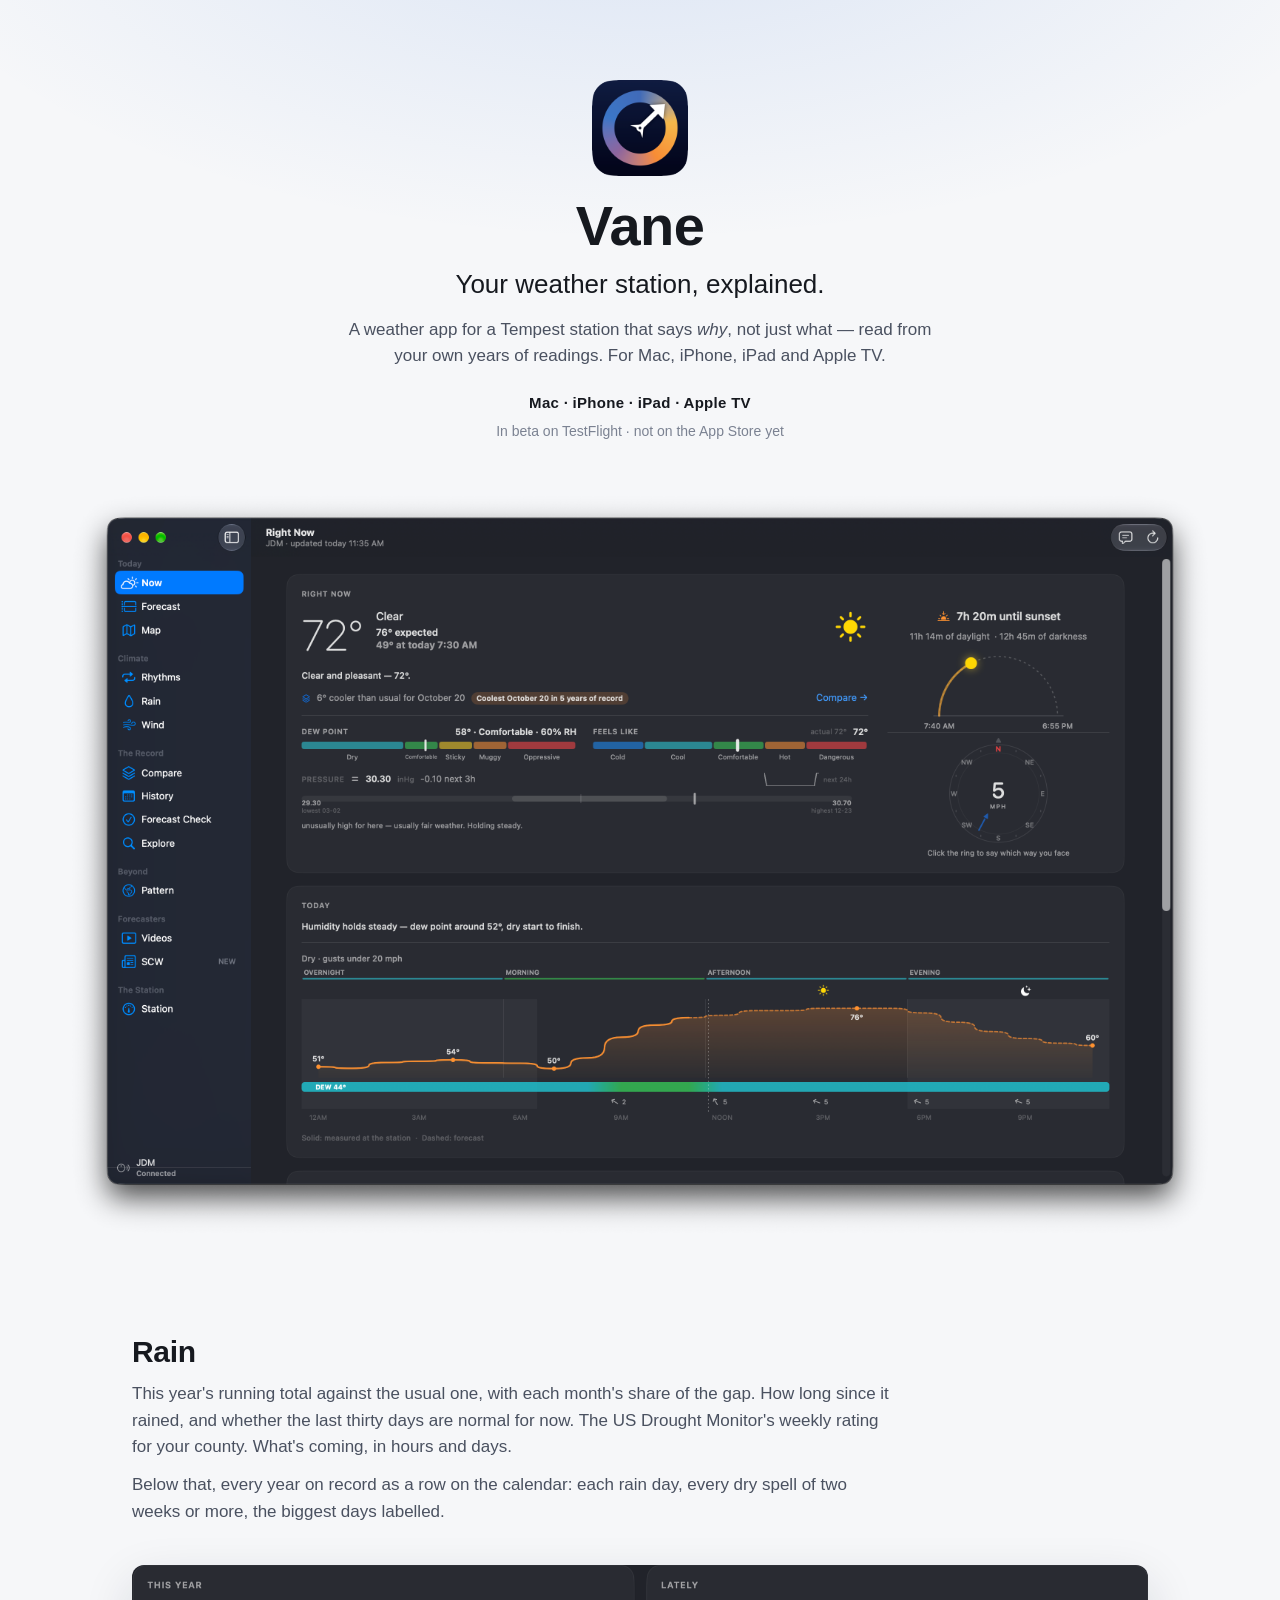
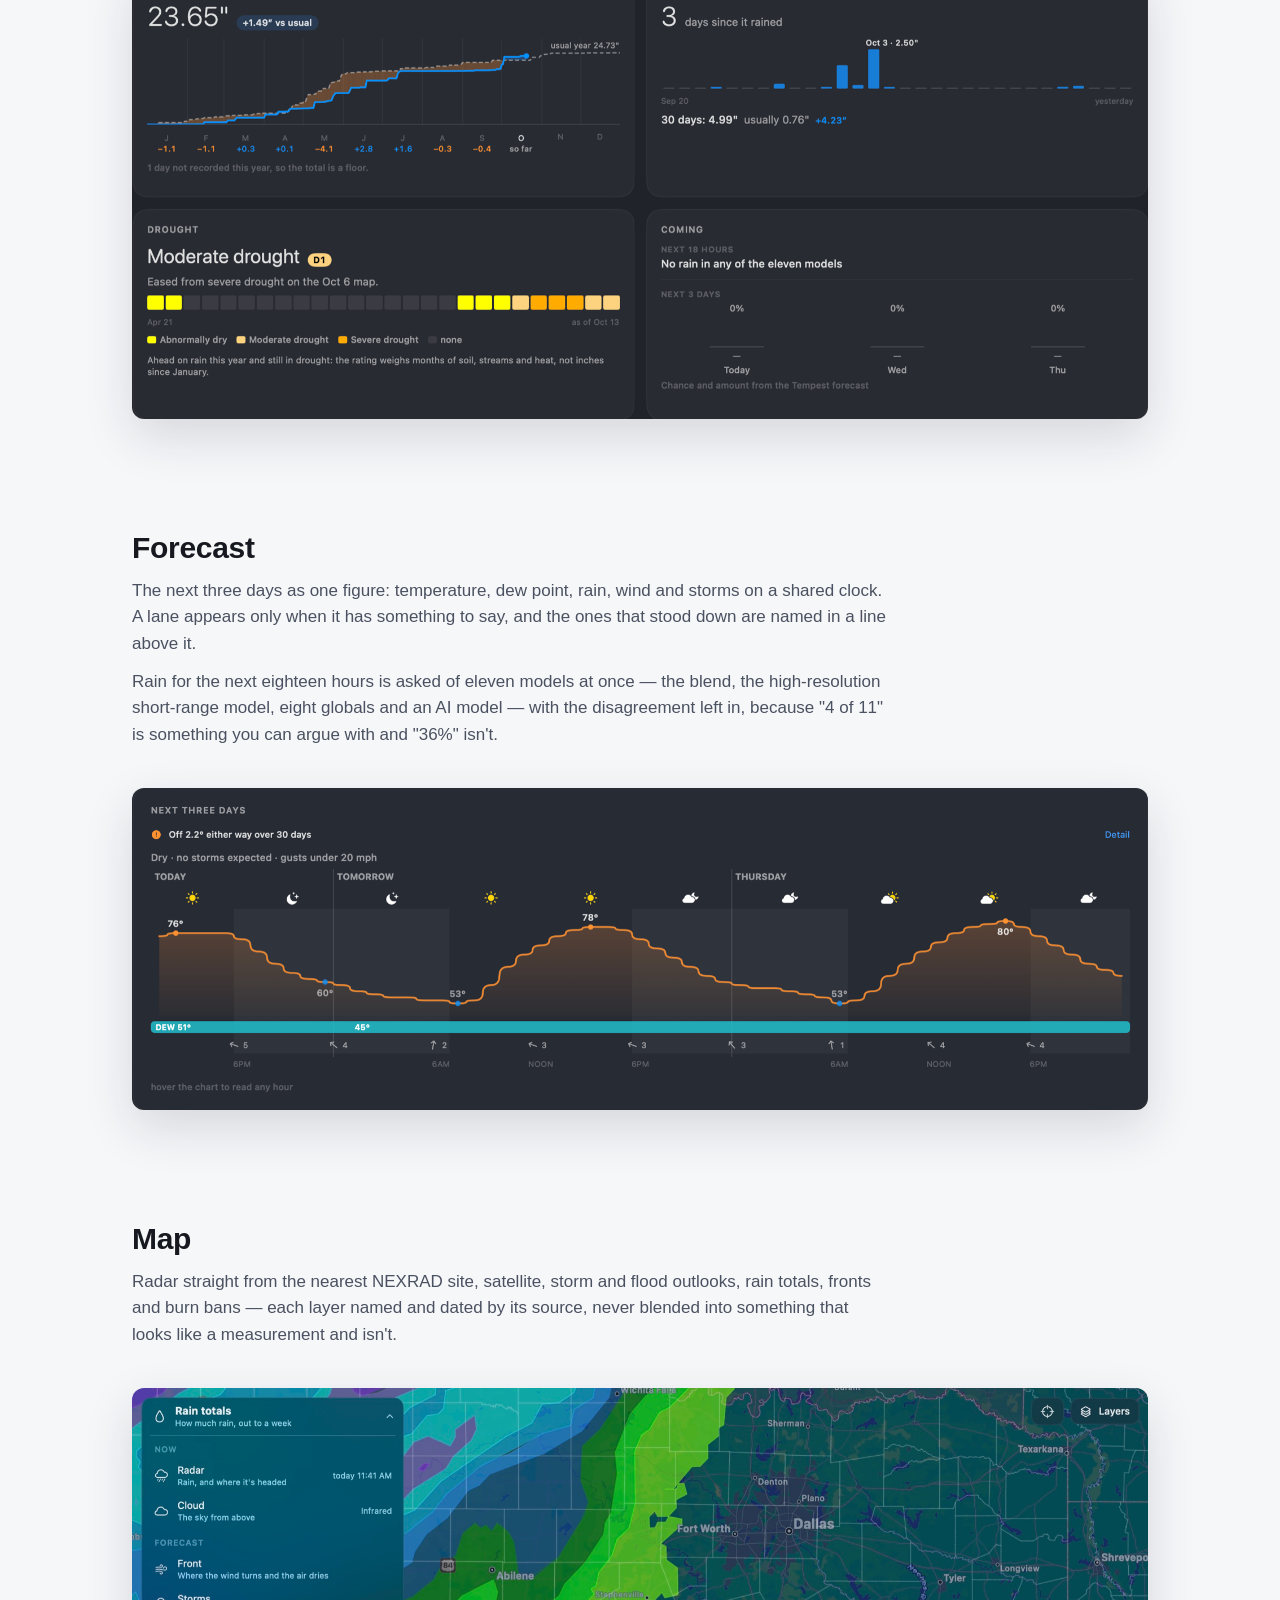
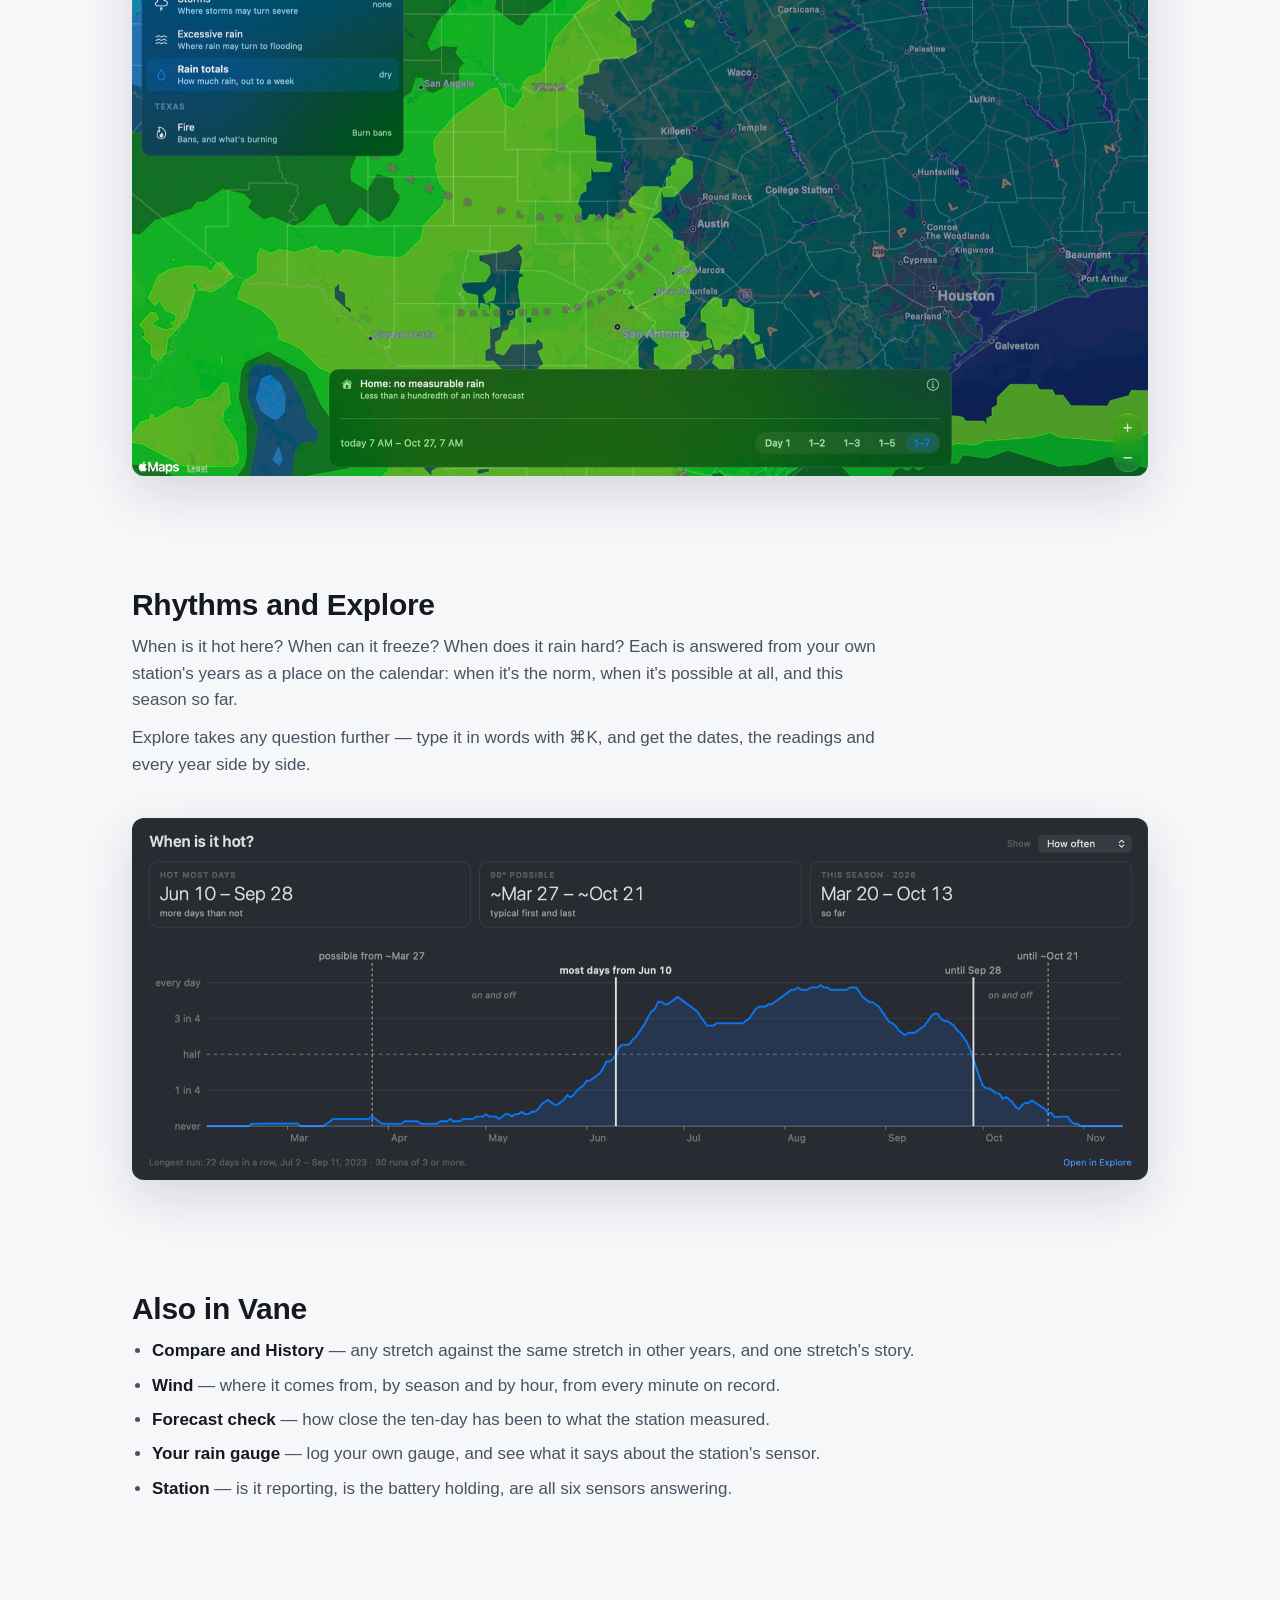
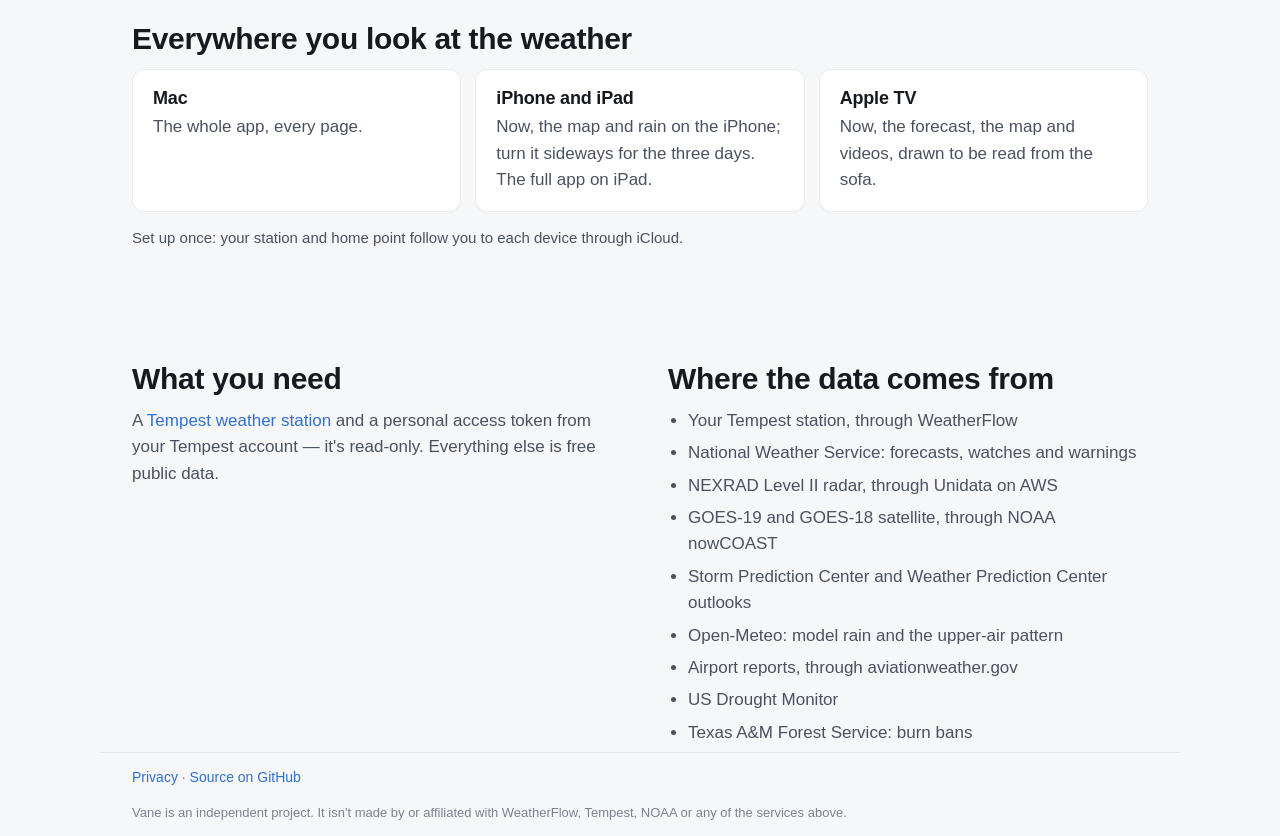
<file: docs/index.html>
<!doctype html>
<html lang="en">
<head>
<meta charset="utf-8">
<meta name="viewport" content="width=device-width, initial-scale=1">
<title>Vane — your weather station, explained</title>
<meta name="description" content="Vane is a weather app for a Tempest weather station that tells you why, not just what. For Mac, iPhone, iPad and Apple TV.">
<link rel="icon" href="icon.png">
<link rel="stylesheet" href="site.css">
</head>
<body>

<header class="hero">
  <div class="wrap">
    <img class="icon" src="icon.png" alt="" width="96" height="96">
    <h1>Vane</h1>
    <p class="lede">Your weather station, explained.</p>
    <p class="sub">A weather app for a Tempest station that says <em>why</em>, not just what —
      read from your own years of readings. For Mac, iPhone, iPad and Apple TV.</p>
    <p class="platforms-line">Mac · iPhone · iPad · Apple TV</p>
    <p class="status">In beta on TestFlight · not on the App Store yet</p>
  </div>
  <figure class="shot hero-shot">
    <img src="screens/mac-now.png" alt="Vane's Now page on the Mac: the temperature, today's curve with the dew point under it, and the ten-day forecast.">
  </figure>
</header>

<main>

<section class="wrap feature">
  <div class="text">
    <h2>Rain</h2>
    <p>This year's running total against the usual one, with each month's share of the gap.
      How long since it rained, and whether the last thirty days are normal for now. The
      US Drought Monitor's weekly rating for your county. What's coming, in hours and days.</p>
    <p>Below that, every year on record as a row on the calendar: each rain day, every dry
      spell of two weeks or more, the biggest days labelled.</p>
  </div>
  <figure class="shot"><img src="screens/rain-tiles.png" alt="The top of the Rain page: this year's running total against the usual, the last thirty days, the drought rating, and what's coming." loading="lazy"></figure>
</section>

<section class="wrap feature">
  <div class="text">
    <h2>Forecast</h2>
    <p>The next three days as one figure: temperature, dew point, rain, wind and storms on a
      shared clock. A lane appears only when it has something to say, and the ones that stood
      down are named in a line above it.</p>
    <p>Rain for the next eighteen hours is asked of eleven models at once — the blend, the
      high-resolution short-range model, eight globals and an AI model — with the
      disagreement left in, because "4 of 11" is something you can argue with and "36%" isn't.</p>
  </div>
  <figure class="shot"><img src="screens/forecast-chart.png" alt="The next three days as one chart: temperature, the dew point band and wind arrows, with the quiet lanes named above it." loading="lazy"></figure>
</section>

<section class="wrap feature">
  <div class="text">
    <h2>Map</h2>
    <p>Radar straight from the nearest NEXRAD site, satellite, storm and flood outlooks, rain
      totals, fronts and burn bans — each layer named and dated by its source, never blended
      into something that looks like a measurement and isn't.</p>
  </div>
  <figure class="shot"><img src="screens/map-region.jpg" alt="The Map with the week's forecast rain totals over central and east Texas, and the layer list open." loading="lazy"></figure>
</section>

<section class="wrap feature">
  <div class="text">
    <h2>Rhythms and Explore</h2>
    <p>When is it hot here? When can it freeze? When does it rain hard? Each is answered from
      your own station's years as a place on the calendar: when it's the norm, when it's
      possible at all, and this season so far.</p>
    <p>Explore takes any question further — type it in words with ⌘K, and get the dates, the
      readings and every year side by side.</p>
  </div>
  <figure class="shot"><img src="screens/rhythms-hot.png" alt="When is it hot? Hot most days June 10 to September 28, 90° possible from late March to late October, drawn as a curve through the year." loading="lazy"></figure>
</section>

<section class="wrap more">
  <h2>Also in Vane</h2>
  <ul>
    <li><strong>Compare and History</strong> — any stretch against the same stretch in other years, and one stretch's story.</li>
    <li><strong>Wind</strong> — where it comes from, by season and by hour, from every minute on record.</li>
    <li><strong>Forecast check</strong> — how close the ten-day has been to what the station measured.</li>
    <li><strong>Your rain gauge</strong> — log your own gauge, and see what it says about the station's sensor.</li>
    <li><strong>Station</strong> — is it reporting, is the battery holding, are all six sensors answering.</li>
  </ul>
</section>

<section class="wrap platforms">
  <h2>Everywhere you look at the weather</h2>
  <div class="grid">
    <div><h3>Mac</h3><p>The whole app, every page.</p></div>
    <div><h3>iPhone and iPad</h3><p>Now, the map and rain on the iPhone; turn it sideways for the three days. The full app on iPad.</p></div>
    <div><h3>Apple TV</h3><p>Now, the forecast, the map and videos, drawn to be read from the sofa.</p></div>
  </div>
  <p class="note">Set up once: your station and home point follow you to each device through iCloud.</p>
</section>

<section class="wrap pair">
  <div>
    <h2>What you need</h2>
    <p>A <a href="https://tempestwx.com">Tempest weather station</a> and a personal access token
      from your Tempest account — it's read-only. Everything else is free public data.</p>
  </div>
  <div>
    <h2>Where the data comes from</h2>
    <ul>
      <li>Your Tempest station, through WeatherFlow</li>
      <li>National Weather Service: forecasts, watches and warnings</li>
      <li>NEXRAD Level II radar, through Unidata on AWS</li>
      <li>GOES-19 and GOES-18 satellite, through NOAA nowCOAST</li>
      <li>Storm Prediction Center and Weather Prediction Center outlooks</li>
      <li>Open-Meteo: model rain and the upper-air pattern</li>
      <li>Airport reports, through aviationweather.gov</li>
      <li>US Drought Monitor</li>
      <li>Texas A&amp;M Forest Service: burn bans</li>
    </ul>
  </div>
</section>

</main>

<footer class="wrap">
  <p><a href="privacy.html">Privacy</a> · <a href="https://github.com/jdmorlan/weather-vane">Source on GitHub</a></p>
  <p class="fine">Vane is an independent project. It isn't made by or affiliated with WeatherFlow, Tempest, NOAA or any of the services above.</p>
</footer>

</body>
</html>
</file>
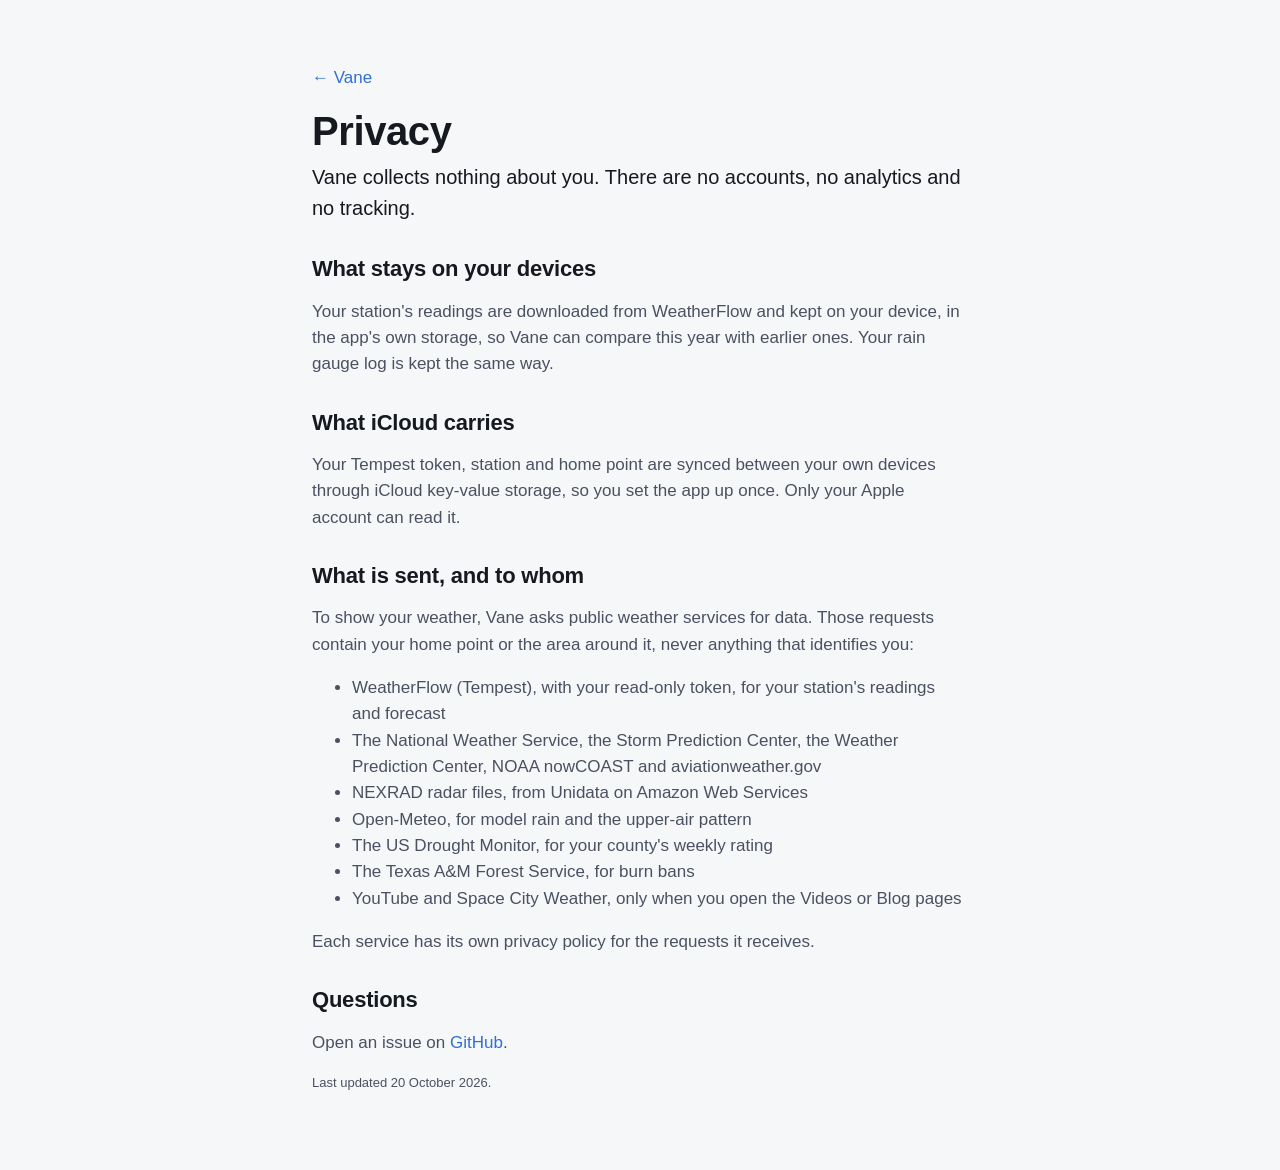
<file: docs/privacy.html>
<!doctype html>
<html lang="en">
<head>
<meta charset="utf-8">
<meta name="viewport" content="width=device-width, initial-scale=1">
<title>Vane Privacy</title>
<meta name="description" content="What Vane stores, where, and what it sends.">
<link rel="icon" href="icon.png">
<link rel="stylesheet" href="site.css">
</head>
<body>
<main class="wrap prose">
  <p><a href="index.html">← Vane</a></p>
  <h1>Privacy</h1>
  <p class="lede">Vane collects nothing about you. There are no accounts, no analytics and no tracking.</p>

  <h2>What stays on your devices</h2>
  <p>Your station's readings are downloaded from WeatherFlow and kept on your device, in the app's
    own storage, so Vane can compare this year with earlier ones. Your rain gauge log is kept
    the same way.</p>

  <h2>What iCloud carries</h2>
  <p>Your Tempest token, station and home point are synced between your own devices through
    iCloud key-value storage, so you set the app up once. Only your Apple account can read it.</p>

  <h2>What is sent, and to whom</h2>
  <p>To show your weather, Vane asks public weather services for data. Those requests contain your
    home point or the area around it, never anything that identifies you:</p>
  <ul>
    <li>WeatherFlow (Tempest), with your read-only token, for your station's readings and forecast</li>
    <li>The National Weather Service, the Storm Prediction Center, the Weather Prediction Center, NOAA nowCOAST and aviationweather.gov</li>
    <li>NEXRAD radar files, from Unidata on Amazon Web Services</li>
    <li>Open-Meteo, for model rain and the upper-air pattern</li>
    <li>The US Drought Monitor, for your county's weekly rating</li>
    <li>The Texas A&amp;M Forest Service, for burn bans</li>
    <li>YouTube and Space City Weather, only when you open the Videos or Blog pages</li>
  </ul>
  <p>Each service has its own privacy policy for the requests it receives.</p>

  <h2>Questions</h2>
  <p>Open an issue on <a href="https://github.com/jdmorlan/weather-vane/issues">GitHub</a>.</p>
  <p class="fine">Last updated 20 October 2026.</p>
</main>
</body>
</html>
</file>
<file: docs/site.css>
:root {
  --bg: #f6f7f9;
  --card: #ffffff;
  --ink: #16191f;
  --ink-2: #4a5160;
  --ink-3: #7b8292;
  --rule: rgba(0, 0, 0, 0.08);
  --accent: #2f6fd6;
  --warm: #e08a2e;
  --shadow: 0 18px 50px rgba(20, 30, 50, 0.14);
  --glow: rgba(47, 111, 214, 0.14);
}
@media (prefers-color-scheme: dark) {
  :root {
    --bg: #15171c;
    --card: #1f2229;
    --ink: #eef0f4;
    --ink-2: #b4bac6;
    --ink-3: #868d9b;
    --rule: rgba(255, 255, 255, 0.08);
    --accent: #6ea1ff;
    --warm: #f0a24f;
    --shadow: 0 18px 50px rgba(0, 0, 0, 0.45);
    --glow: rgba(110, 161, 255, 0.16);
  }
}

* { box-sizing: border-box; }
html { -webkit-text-size-adjust: 100%; }
body {
  margin: 0;
  background: var(--bg);
  color: var(--ink);
  font: 17px/1.55 -apple-system, BlinkMacSystemFont, "SF Pro Text", "Helvetica Neue", Arial, sans-serif;
}
a { color: var(--accent); text-decoration: none; }
a:hover { text-decoration: underline; }
img { max-width: 100%; display: block; }

.wrap { max-width: 1080px; margin: 0 auto; padding: 0 16px; }
@media (min-width: 720px) { .wrap { padding: 0 32px; } }

h1, h2, h3 { line-height: 1.15; letter-spacing: -0.01em; }
h2 { font-size: 30px; margin: 0 0 12px; }
h3 { font-size: 18px; margin: 0 0 6px; }

/* Hero */
.hero {
  text-align: center; padding: 80px 0 0; overflow: hidden;
  background: radial-gradient(1100px 520px at 50% -10%, var(--glow), transparent 70%);
}
.hero .icon { margin: 0 auto 18px; border-radius: 22%; }
.hero h1 { font-size: 56px; margin: 0; }
.lede { font-size: 26px; color: var(--ink); margin: 6px 0 12px; font-weight: 500; }
.sub { max-width: 620px; margin: 0 auto; color: var(--ink-2); }
.platforms-line { margin: 22px 0 0; font-size: 15px; font-weight: 600; letter-spacing: 0.02em; color: var(--ink); }
.status { margin: 6px 0 0; font-size: 14px; color: var(--ink-3); }
/* With both classes: `.shot`'s `margin: 0` comes later and had un-centred it. */
.shot.hero-shot { max-width: 1180px; margin: 48px auto 0; padding: 0 16px; }
/* The window capture carries its own shadow; a card behind it showed as a box. */
.shot.hero-shot img { background: none; box-shadow: none; border-radius: 0; }

/* Screenshots: a picture that hasn't been taken yet holds its place. */
.shot { margin: 0; }
.shot img {
  border-radius: 12px;
  box-shadow: var(--shadow);
  background: var(--card);
  min-height: 120px;
  width: 100%;
}

/* Named with the class: `.wrap` sets the sections' padding and margin, and
   a bare `main section` lost to it, which left every section touching the
   one above. */
main section.wrap { padding-top: 112px; }
main section.wrap:first-child { padding-top: 96px; }

/* A feature: its words, then its picture at full width. The pictures are
   cropped to the part of the window the words describe. */
.feature { display: grid; gap: 28px; }
.feature .text { max-width: 760px; }
.feature .text p { margin: 0 0 12px; }
.feature p { color: var(--ink-2); }

.more ul { padding-left: 20px; color: var(--ink-2); margin: 0; }
.more li { margin: 8px 0; }
.more strong { color: var(--ink); }

.platforms .grid { display: grid; gap: 14px; }
@media (min-width: 720px) { .platforms .grid { grid-template-columns: repeat(3, 1fr); } }
.platforms .grid > div {
  background: var(--card);
  border: 1px solid var(--rule);
  border-radius: 12px;
  padding: 18px 20px;
}
.platforms p { color: var(--ink-2); margin: 0; }
.pair { display: grid; gap: 40px; }
@media (min-width: 820px) { .pair { grid-template-columns: 1fr 1fr; gap: 56px; } }
.pair p { color: var(--ink-2); margin: 0; }
.pair ul { padding-left: 20px; color: var(--ink-2); margin: 0; }
.pair li { margin: 6px 0; }
.note { margin-top: 14px !important; font-size: 15px; }

footer { padding: 32px 16px 48px; color: var(--ink-3); font-size: 14px; border-top: 1px solid var(--rule); margin-top: 104px; }
.fine { font-size: 13px; color: var(--ink-3); }

/* Privacy */
.prose { max-width: 720px; padding-top: 48px; padding-bottom: 64px; }
.prose h1 { font-size: 40px; margin: 12px 0 8px; }
.prose h2 { font-size: 22px; margin: 32px 0 8px; }
.prose p, .prose li { color: var(--ink-2); }
.prose .lede { font-size: 20px; color: var(--ink); }
</file>
